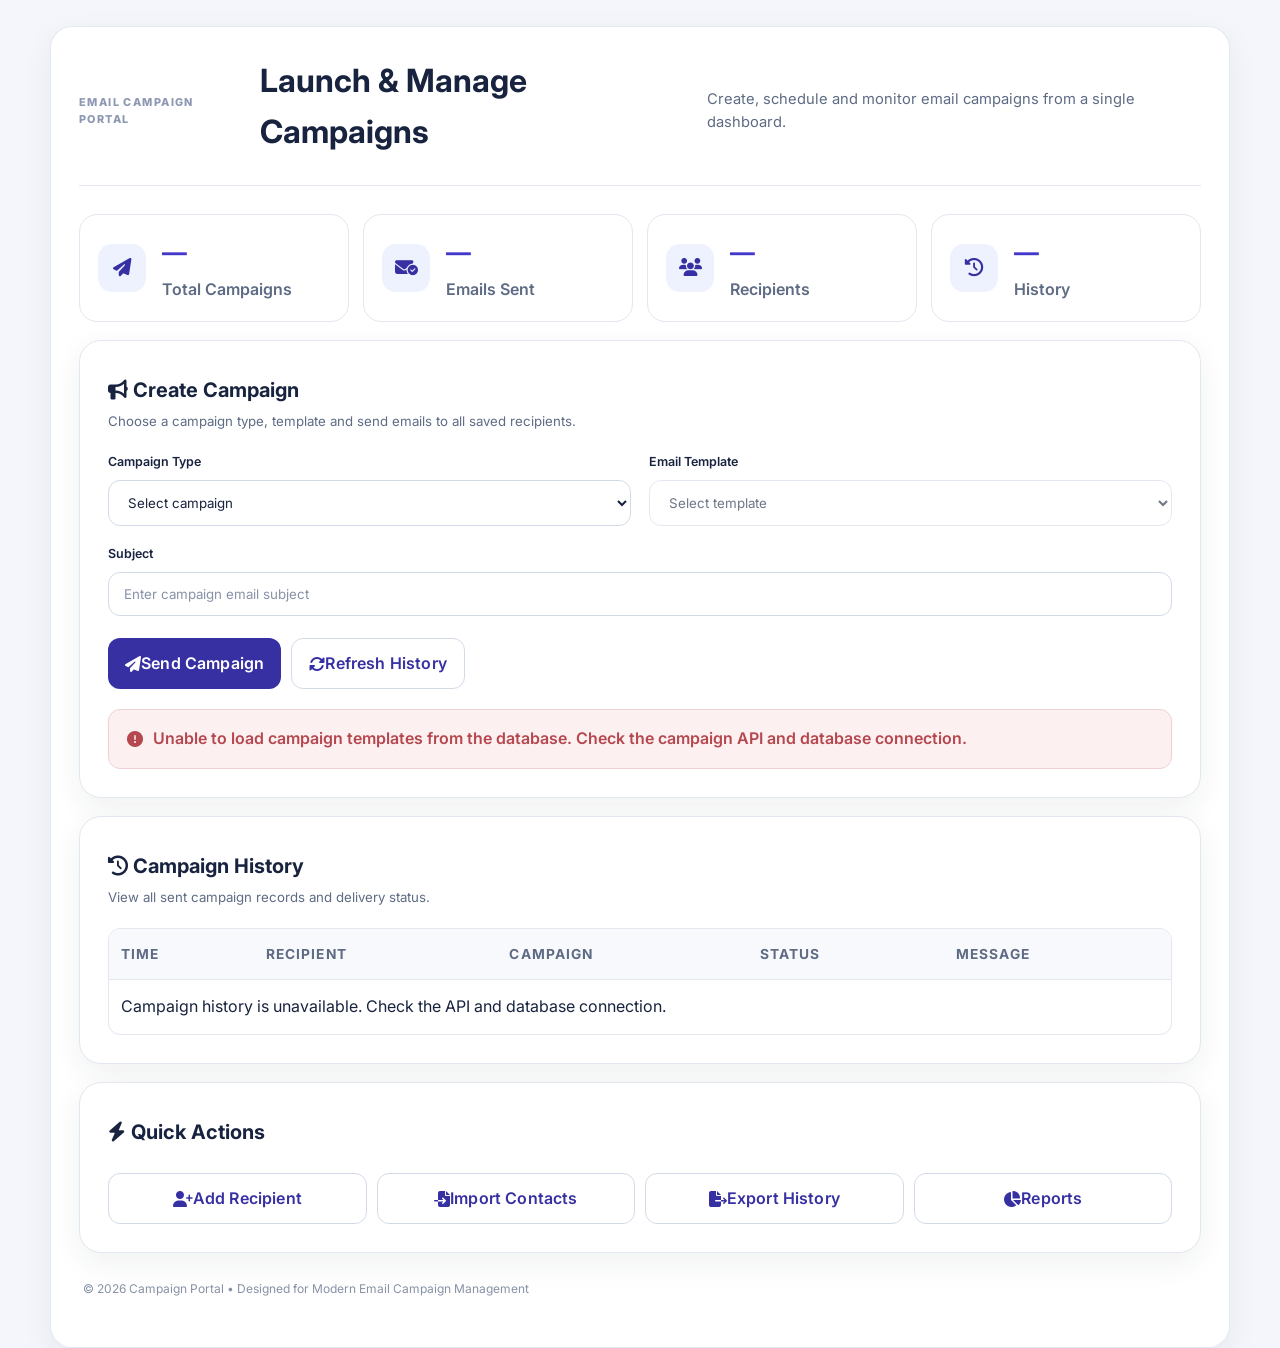
<file: app/index copy.html>
<!DOCTYPE html>
<html lang="en">

<head>
  <meta charset="UTF-8">
  <meta name="viewport" content="width=device-width, initial-scale=1.0">
  <title>Campaign Portal</title>

  <!-- Google Font -->
  <link href="https://fonts.googleapis.com/css2?family=Poppins:wght@300;400;500;600;700&display=swap" rel="stylesheet">

  <!-- Font Awesome -->
  <link rel="stylesheet" href="https://cdnjs.cloudflare.com/ajax/libs/font-awesome/6.7.2/css/all.min.css">

  <!-- Custom Styles -->
  <link rel="stylesheet" href="css/style.css">
</head>

<body class="page-body">

  <!-- Loader -->
  <div class="loader-overlay" id="globalLoader" aria-live="polite">
    <div class="loader"></div>
    <h3>Please wait...</h3>
    <p>Preparing your campaign workspace</p>
  </div>

  <!-- Dashboard Container -->
  <div class="container">

    <!-- Header -->
    <header class="dashboard-header">
      <div class="brand-section">
        <span class="eyebrow">EMAIL CAMPAIGN PORTAL</span>
        <h1>Launch & Manage Campaigns</h1>
        <p class="subtitle">Create, schedule and monitor email campaigns from a single dashboard.</p>
      </div>
    </header>

    <!-- Stats Section -->
    <section class="stats-grid" aria-label="Campaign Statistics">
      <div class="stat-card">
        <div class="stat-icon"><i class="fa-solid fa-paper-plane"></i></div>
        <div>
          <h2 id="campaignCount">0</h2>
          <span>Total Campaigns</span>
        </div>
      </div>
      <div class="stat-card">
        <div class="stat-icon"><i class="fa-solid fa-envelope-circle-check"></i></div>
        <div>
          <h2 id="sentCount">0</h2>
          <span>Emails Sent</span>
        </div>
      </div>
      <div class="stat-card">
        <div class="stat-icon"><i class="fa-solid fa-users"></i></div>
        <div>
          <h2 id="recipientCount">0</h2>
          <span>Recipients</span>
        </div>
      </div>
      <div class="stat-card">
        <div class="stat-icon"><i class="fa-solid fa-clock-rotate-left"></i></div>
        <div>
          <h2 id="historyCount">0</h2>
          <span>History</span>
        </div>
      </div>
    </section>

    <!-- Create Campaign -->
    <section class="card" aria-labelledby="createCampaignTitle">
      <div class="section-title-row">
        <div>
          <h2 id="createCampaignTitle"><i class="fa-solid fa-bullhorn"></i> Create Campaign</h2>
          <p>Choose a campaign type, template and send emails to all saved recipients.</p>
        </div>
      </div>

      <form class="form-grid campaign-grid" id="campaignForm">
        <!-- Campaign Type -->
        <div class="form-group">
          <label class="form-label" for="campaignTypeSelect">Campaign Type</label>
          <select id="campaignTypeSelect" required>
            <option value="">Select Campaign</option>
          </select>
        </div>

        <!-- Template -->
        <div class="form-group">
          <label class="form-label" for="templateSelect">Email Template</label>
          <select id="templateSelect" required>
            <option value="">Select Template</option>
          </select>
        </div>

        <!-- Subject -->
        <div class="form-group full-width">
          <label class="form-label" for="campaignSubject">Subject</label>
          <input type="text" id="campaignSubject" placeholder="Enter campaign email subject" required>
        </div>
      </form>

      <div class="button-row">
        <button class="save-button" id="sendCampaignBtn">
          <i class="fa-solid fa-paper-plane"></i> Send Campaign
        </button>
        <button class="secondary-button" id="refreshHistoryBtn">
          <i class="fa-solid fa-rotate"></i> Refresh History
        </button>
      </div>

      <div class="status-box" id="campaignStatus">
        <i class="fa-solid fa-circle-info"></i> Ready to launch your campaign.
      </div>
    </section>

    <!-- Campaign History -->
    <section class="card" aria-labelledby="campaignHistoryTitle">
      <div class="section-title-row">
        <div>
          <h2 id="campaignHistoryTitle"><i class="fa-solid fa-clock-rotate-left"></i> Campaign History</h2>
          <p>View all sent campaign records and delivery status.</p>
        </div>
      </div>

      <div class="table-wrap">
        <table>
          <thead>
            <tr>
              <th scope="col">Time</th>
              <th scope="col">Recipient</th>
              <th scope="col">Campaign</th>
              <th scope="col">Status</th>
              <th scope="col">Message</th>
            </tr>
          </thead>
          <tbody id="historyTableBody">
            <tr>
              <td colspan="5">Loading campaign history...</td>
            </tr>
          </tbody>
        </table>
      </div>
    </section>

    <!-- Quick Actions -->
    <section class="card" aria-labelledby="quickActionsTitle">
      <div class="section-title-row">
        <h2 id="quickActionsTitle"><i class="fa-solid fa-bolt"></i> Quick Actions</h2>
      </div>
      <div class="quick-actions">
        <button class="secondary-button"><i class="fa-solid fa-user-plus"></i> Add Recipient</button>
        <button class="secondary-button"><i class="fa-solid fa-file-import"></i> Import Contacts</button>
        <button class="secondary-button"><i class="fa-solid fa-file-export"></i> Export History</button>
        <button class="secondary-button"><i class="fa-solid fa-chart-pie"></i> Reports</button>
      </div>
    </section>

    <!-- Footer -->
    <footer class="footer">
      <p>© 2026 Campaign Portal • Designed for Modern Email Campaign Management</p>
    </footer>
  </div>

  <!-- Scripts -->
  <script src="js/data-store.js"></script>
  <script src="js/ui.js"></script>
  <!-- <script src="js/menu.js"></script> -->
  <script src="js/dashboard-stats.js"></script>
  <script src="js/campaign.js"></script>
</body>

</html>
</file>
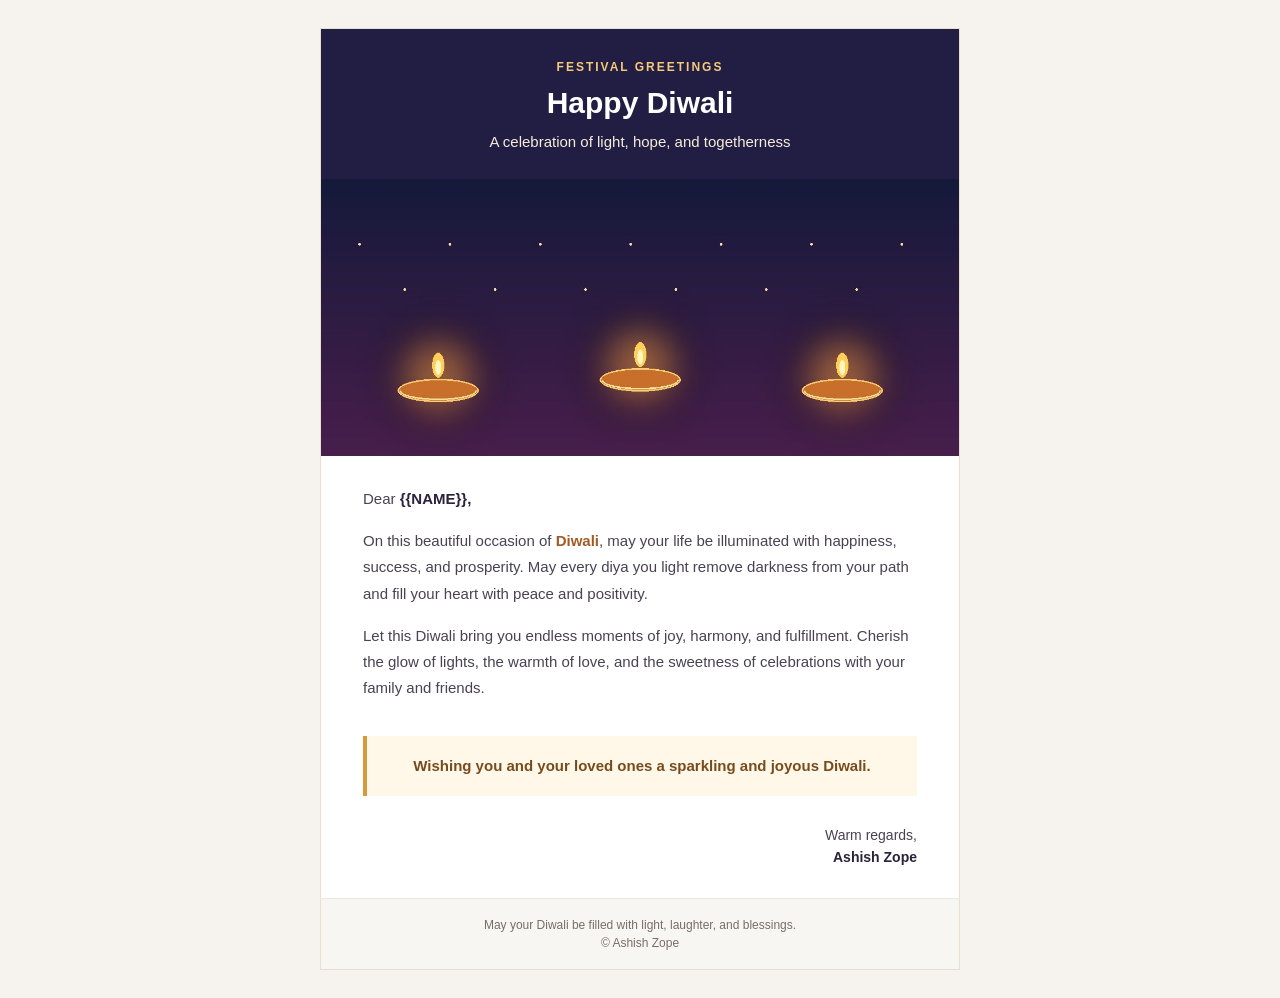
<file: Templates/Diwali.html>
<!doctype html>
<html lang="en">
<head>
  <meta charset="utf-8">
  <meta name="viewport" content="width=device-width,initial-scale=1">
  <meta name="x-apple-disable-message-reformatting">
  <title>Happy Diwali</title>
  <style>
    body { margin:0; padding:0; background:#f6f3ee; -webkit-text-size-adjust:100%; }
    table { border-collapse:collapse; }
    @media only screen and (max-width:600px) {
      .container { width:100% !important; }
      .mobile-padding { padding-left:22px !important; padding-right:22px !important; }
    }
  </style>
</head>
<body style="margin:0;padding:0;background:#f6f3ee;font-family:Arial,Helvetica,sans-serif;color:#29233b;">
  <table role="presentation" width="100%" cellpadding="0" cellspacing="0" border="0" style="background:#f6f3ee;">
    <tr>
      <td align="center" style="padding:28px 12px;">
        <table class="container" role="presentation" width="640" cellpadding="0" cellspacing="0" border="0"
          style="width:100%;max-width:640px;background:#ffffff;border:1px solid #e8dfd0;">
          <tr>
            <td align="center" style="padding:30px 24px 26px;background:#211d43;color:#ffffff;">
              <p style="margin:0 0 9px;color:#f5ca79;font-size:12px;line-height:1.4;font-weight:700;letter-spacing:2px;">FESTIVAL GREETINGS</p>
              <h1 style="margin:0;font-size:30px;line-height:1.2;font-weight:700;">Happy Diwali</h1>
              <p style="margin:10px 0 0;color:#f6eddb;font-size:15px;line-height:1.5;">A celebration of light, hope, and togetherness</p>
            </td>
          </tr>
          <tr>
            <td style="padding:0;">
              <img src="../assets/images/diwali-banner.jpg" alt="Warmly glowing diyas and festive lights for Diwali"
                width="640" style="display:block;width:100%;max-width:640px;height:auto;border:0;">
            </td>
          </tr>
          <tr>
            <td class="mobile-padding" style="padding:30px 42px 10px;font-size:15px;line-height:1.75;color:#484253;">
              <p style="margin:0 0 16px;">Dear <strong style="color:#29233b;">{{NAME}},</strong></p>
              <p style="margin:0 0 16px;">On this beautiful occasion of <strong style="color:#a45a24;">Diwali</strong>, may your life be illuminated with happiness, success, and prosperity. May every diya you light remove darkness from your path and fill your heart with peace and positivity.</p>
              <p style="margin:0 0 16px;">Let this Diwali bring you endless moments of joy, harmony, and fulfillment. Cherish the glow of lights, the warmth of love, and the sweetness of celebrations with your family and friends.</p>
            </td>
          </tr>
          <tr>
            <td class="mobile-padding" style="padding:8px 42px 28px;">
              <table role="presentation" width="100%" cellpadding="0" cellspacing="0" border="0" style="background:#fff8e9;border-left:4px solid #d59a3a;">
                <tr>
                  <td align="center" style="padding:18px 20px;color:#784b1d;font-size:15px;line-height:1.6;font-weight:700;">Wishing you and your loved ones a sparkling and joyous Diwali.</td>
                </tr>
              </table>
            </td>
          </tr>
          <tr>
            <td class="mobile-padding" style="padding:0 42px 30px;text-align:right;font-size:14px;line-height:1.6;color:#484253;">
              Warm regards,<br><strong style="color:#29233b;">Ashish Zope</strong>
            </td>
          </tr>
          <tr>
            <td align="center" style="padding:17px 20px;background:#f8f6f2;border-top:1px solid #eee8df;color:#776f67;font-size:12px;line-height:1.5;">
              May your Diwali be filled with light, laughter, and blessings.<br>© Ashish Zope
            </td>
          </tr>
        </table>
      </td>
    </tr>
  </table>
</body>
</html>
</file>
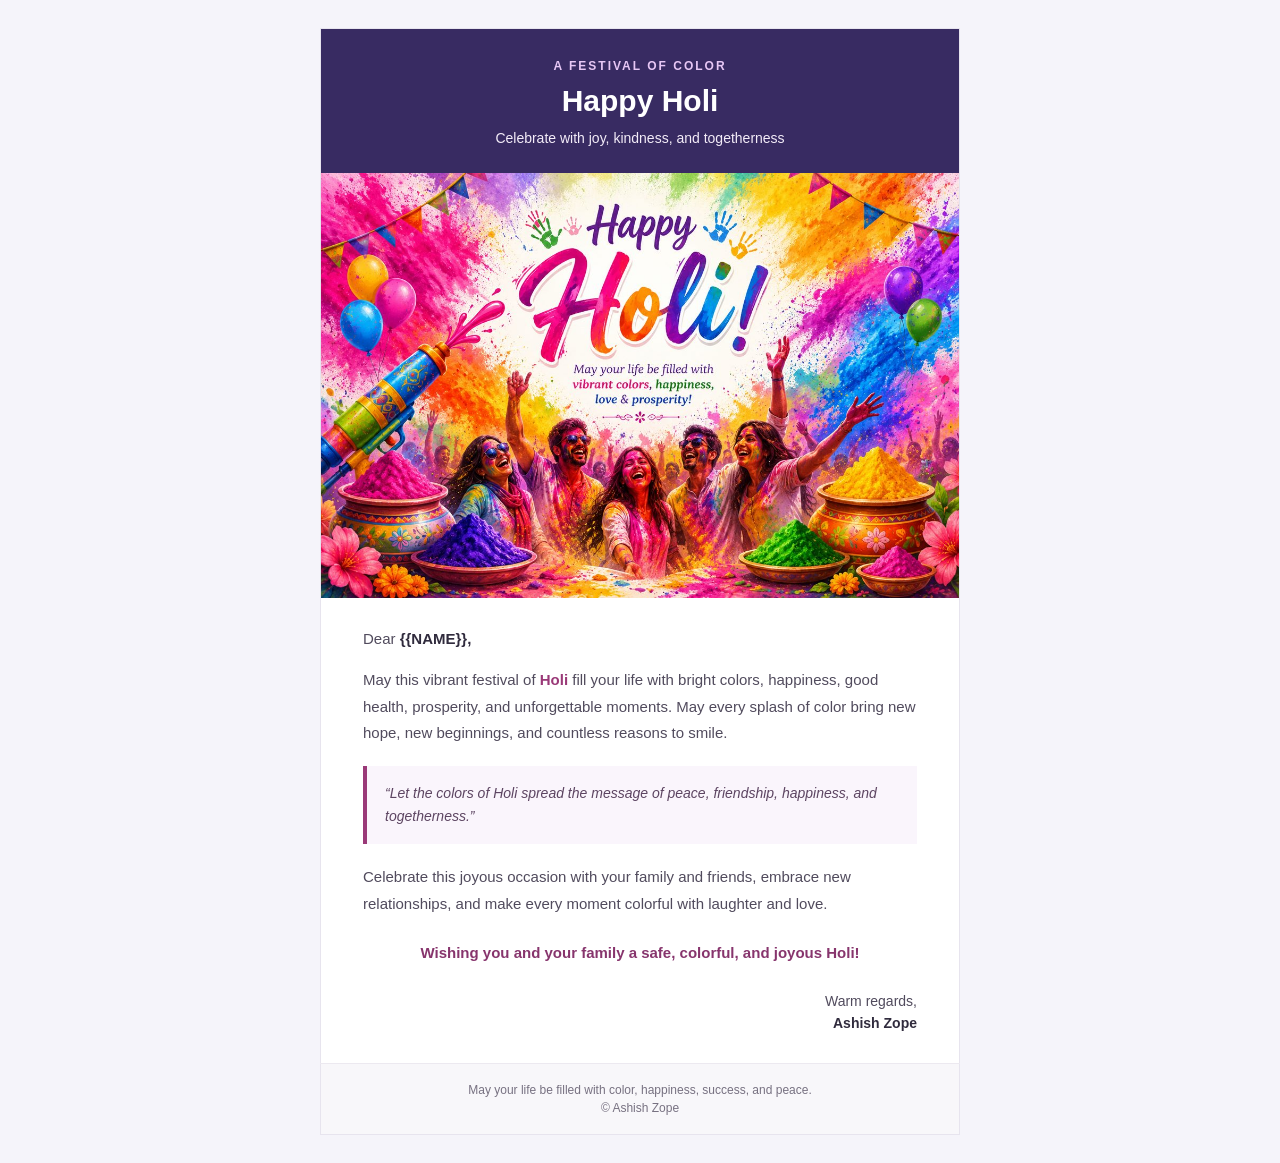
<file: Templates/Holi.html>
<!doctype html>
<html lang="en">
<head>
  <meta charset="utf-8">
  <meta name="viewport" content="width=device-width,initial-scale=1">
  <meta name="x-apple-disable-message-reformatting">
  <title>Happy Holi</title>
  <style>
    body { margin:0; padding:0; background:#f5f4fa; -webkit-text-size-adjust:100%; }
    table { border-collapse:collapse; }
    @media only screen and (max-width:600px) {
      .container { width:100% !important; }
      .mobile-padding { padding-left:20px !important; padding-right:20px !important; }
    }
  </style>
</head>
<body style="margin:0;padding:0;background:#f5f4fa;font-family:Arial,Helvetica,sans-serif;color:#302b3d;">
  <table role="presentation" width="100%" cellpadding="0" cellspacing="0" border="0" style="background:#f5f4fa;">
    <tr>
      <td align="center" style="padding:28px 12px;">
        <table class="container" role="presentation" width="640" cellpadding="0" cellspacing="0" border="0" style="width:100%;max-width:640px;background:#ffffff;border:1px solid #e7e4ee;">
          <tr>
            <td align="center" style="padding:29px 22px 24px;background:#382b62;color:#ffffff;">
              <p style="margin:0 0 8px;color:#e7c7f5;font-size:12px;line-height:1.4;font-weight:700;letter-spacing:2px;">A FESTIVAL OF COLOR</p>
              <h1 style="margin:0;font-size:30px;line-height:1.2;font-weight:700;">Happy Holi</h1>
              <p style="margin:9px 0 0;color:#f3ecf8;font-size:14px;line-height:1.5;">Celebrate with joy, kindness, and togetherness</p>
            </td>
          </tr>
          <tr>
            <td style="padding:0;">
              <img src="../assets/images/holi-banner.jpg" alt="Friends celebrating Holi with colorful powder and festive decorations"
                width="640" style="display:block;width:100%;max-width:640px;height:auto;border:0;">
            </td>
          </tr>
          <tr>
            <td class="mobile-padding" style="padding:28px 42px 8px;font-size:15px;line-height:1.75;color:#514b5d;">
              <p style="margin:0 0 15px;">Dear <strong style="color:#302b3d;">{{NAME}},</strong></p>
              <p style="margin:0 0 15px;">May this vibrant festival of <strong style="color:#9a3978;">Holi</strong> fill your life with bright colors, happiness, good health, prosperity, and unforgettable moments. May every splash of color bring new hope, new beginnings, and countless reasons to smile.</p>
              <table role="presentation" width="100%" cellpadding="0" cellspacing="0" border="0" style="margin:20px 0;background:#faf5fc;border-left:4px solid #9a3978;">
                <tr><td style="padding:16px 18px;color:#5d4562;font-size:14px;line-height:1.65;font-style:italic;">“Let the colors of Holi spread the message of peace, friendship, happiness, and togetherness.”</td></tr>
              </table>
              <p style="margin:0 0 16px;">Celebrate this joyous occasion with your family and friends, embrace new relationships, and make every moment colorful with laughter and love.</p>
            </td>
          </tr>
          <tr>
            <td class="mobile-padding" align="center" style="padding:0 42px 25px;color:#87356d;font-size:15px;line-height:1.6;font-weight:700;">Wishing you and your family a safe, colorful, and joyous Holi!</td>
          </tr>
          <tr>
            <td class="mobile-padding" style="padding:0 42px 28px;text-align:right;color:#514b5d;font-size:14px;line-height:1.6;">Warm regards,<br><strong style="color:#302b3d;">Ashish Zope</strong></td>
          </tr>
          <tr>
            <td align="center" style="padding:17px 20px;background:#f8f7fa;border-top:1px solid #ece9f0;color:#777181;font-size:12px;line-height:1.5;">
              May your life be filled with color, happiness, success, and peace.<br>© Ashish Zope
            </td>
          </tr>
        </table>
      </td>
    </tr>
  </table>
</body>
</html>
</file>
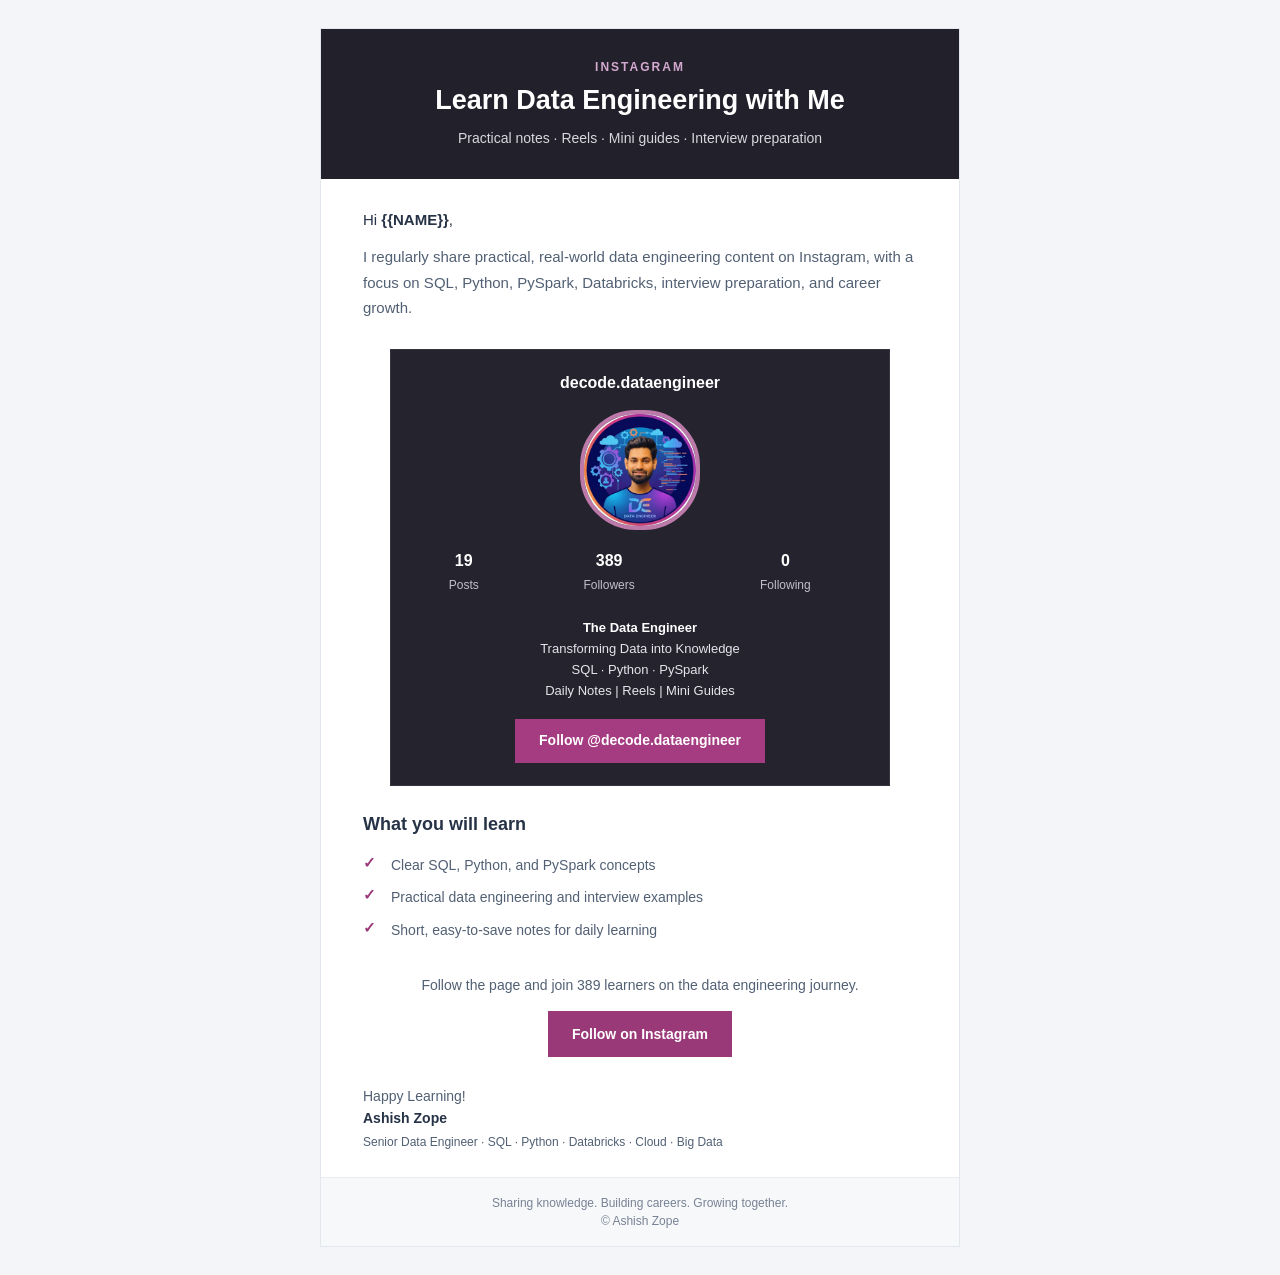
<file: Templates/Instagram.html>
<!doctype html>
<html lang="en">
<head>
  <meta charset="utf-8">
  <meta name="viewport" content="width=device-width,initial-scale=1">
  <meta name="x-apple-disable-message-reformatting">
  <title>Follow decode.dataengineer on Instagram</title>
  <style>
    body { margin:0; padding:0; background:#f3f5f8; -webkit-text-size-adjust:100%; }
    table { border-collapse:collapse; }
    @media only screen and (max-width:600px) {
      .container { width:100% !important; }
      .mobile-padding { padding-left:20px !important; padding-right:20px !important; }
      .profile-card { width:100% !important; }
      .mobile-button { display:block !important; }
    }
  </style>
</head>
<body style="margin:0;padding:0;background:#f3f5f8;font-family:Arial,Helvetica,sans-serif;color:#263246;">
  <table role="presentation" width="100%" cellpadding="0" cellspacing="0" border="0" style="background:#f3f5f8;">
    <tr>
      <td align="center" style="padding:28px 12px;">
        <table class="container" role="presentation" width="640" cellpadding="0" cellspacing="0" border="0" style="width:100%;max-width:640px;background:#ffffff;border:1px solid #e2e7ee;">
          <tr>
            <td align="center" style="padding:30px 24px;background:#22202a;color:#ffffff;">
              <p style="margin:0 0 8px;color:#d4a9cf;font-size:12px;line-height:1.4;font-weight:700;letter-spacing:2px;">INSTAGRAM</p>
              <h1 style="margin:0;font-size:27px;line-height:1.25;font-weight:700;">Learn Data Engineering with Me</h1>
              <p style="margin:9px 0 0;color:#d8d6df;font-size:14px;line-height:1.6;">Practical notes · Reels · Mini guides · Interview preparation</p>
            </td>
          </tr>
          <tr>
            <td class="mobile-padding" style="padding:28px 42px 18px;font-size:15px;line-height:1.7;color:#526074;">
              <p style="margin:0 0 12px;color:#263246;">Hi <strong>{{NAME}}</strong>,</p>
              <p style="margin:0;">I regularly share practical, real-world data engineering content on Instagram, with a focus on SQL, Python, PySpark, Databricks, interview preparation, and career growth.</p>
            </td>
          </tr>
          <tr>
            <td align="center" style="padding:10px 24px 26px;">
              <table class="profile-card" role="presentation" width="500" cellpadding="0" cellspacing="0" border="0" style="width:100%;max-width:500px;background:#25232d;border:1px solid #37343f;">
                <tr>
                  <td align="center" style="padding:22px 20px 12px;">
                    <a href="https://www.instagram.com/decode.dataengineer/" target="_blank" style="color:#ffffff;font-size:16px;line-height:1.4;font-weight:700;text-decoration:none;">decode.dataengineer</a>
                  </td>
                </tr>
                <tr>
                  <td align="center" style="padding:4px 18px 12px;">
                    <img src="../assets/images/instagram-profile.jpg" alt="Profile image for decode.dataengineer" width="112" height="112" style="display:block;width:112px;height:112px;border:4px solid #bd79aa;border-radius:56px;">
                  </td>
                </tr>
                <tr>
                  <td align="center" style="padding:0 16px 15px;">
                    <table role="presentation" width="100%" cellpadding="0" cellspacing="0" border="0">
                      <tr>
                        <td align="center" style="padding:8px 4px;color:#ffffff;font-size:16px;line-height:1.4;font-weight:700;">19<br><span style="color:#c3bfcb;font-size:12px;font-weight:400;">Posts</span></td>
                        <td align="center" style="padding:8px 4px;color:#ffffff;font-size:16px;line-height:1.4;font-weight:700;">389<br><span style="color:#c3bfcb;font-size:12px;font-weight:400;">Followers</span></td>
                        <td align="center" style="padding:8px 4px;color:#ffffff;font-size:16px;line-height:1.4;font-weight:700;">0<br><span style="color:#c3bfcb;font-size:12px;font-weight:400;">Following</span></td>
                      </tr>
                    </table>
                  </td>
                </tr>
                <tr>
                  <td align="center" style="padding:0 22px 18px;color:#e6e3eb;font-size:13px;line-height:1.6;">
                    <strong style="color:#ffffff;">The Data Engineer</strong><br>
                    Transforming Data into Knowledge<br>SQL · Python · PySpark<br>Daily Notes | Reels | Mini Guides
                  </td>
                </tr>
                <tr>
                  <td align="center" style="padding:0 22px 22px;">
                    <a class="mobile-button" href="https://www.instagram.com/decode.dataengineer/" target="_blank" style="display:inline-block;padding:12px 24px;background:#a53c81;color:#ffffff;font-size:14px;line-height:1.4;font-weight:700;text-decoration:none;">Follow @decode.dataengineer</a>
                  </td>
                </tr>
              </table>
            </td>
          </tr>
          <tr>
            <td class="mobile-padding" style="padding:0 42px 20px;">
              <p style="margin:0 0 12px;color:#263246;font-size:18px;line-height:1.4;font-weight:700;">What you will learn</p>
              <table role="presentation" width="100%" cellpadding="0" cellspacing="0" border="0">
                <tr><td width="28" valign="top" style="padding:5px 0;color:#9a3978;font-size:15px;font-weight:700;">&#10003;</td><td style="padding:5px 0;color:#526074;font-size:14px;line-height:1.6;">Clear SQL, Python, and PySpark concepts</td></tr>
                <tr><td width="28" valign="top" style="padding:5px 0;color:#9a3978;font-size:15px;font-weight:700;">&#10003;</td><td style="padding:5px 0;color:#526074;font-size:14px;line-height:1.6;">Practical data engineering and interview examples</td></tr>
                <tr><td width="28" valign="top" style="padding:5px 0;color:#9a3978;font-size:15px;font-weight:700;">&#10003;</td><td style="padding:5px 0;color:#526074;font-size:14px;line-height:1.6;">Short, easy-to-save notes for daily learning</td></tr>
              </table>
            </td>
          </tr>
          <tr>
            <td align="center" style="padding:8px 28px 28px;color:#526074;font-size:14px;line-height:1.6;">
              Follow the page and join 389 learners on the data engineering journey.<br>
              <a href="https://www.instagram.com/decode.dataengineer/" target="_blank" style="display:inline-block;margin-top:14px;padding:12px 24px;background:#9a3978;color:#ffffff;font-weight:700;text-decoration:none;">Follow on Instagram</a>
            </td>
          </tr>
          <tr>
            <td class="mobile-padding" style="padding:0 42px 25px;color:#526074;font-size:14px;line-height:1.6;">
              Happy Learning!<br><strong style="color:#263246;">Ashish Zope</strong><br><span style="font-size:12px;">Senior Data Engineer · SQL · Python · Databricks · Cloud · Big Data</span>
            </td>
          </tr>
          <tr>
            <td align="center" style="padding:16px 20px;background:#f7f8fa;border-top:1px solid #e8ebf0;color:#778294;font-size:12px;line-height:1.5;">
              Sharing knowledge. Building careers. Growing together.<br>© Ashish Zope
            </td>
          </tr>
        </table>
      </td>
    </tr>
  </table>
</body>
</html>
</file>
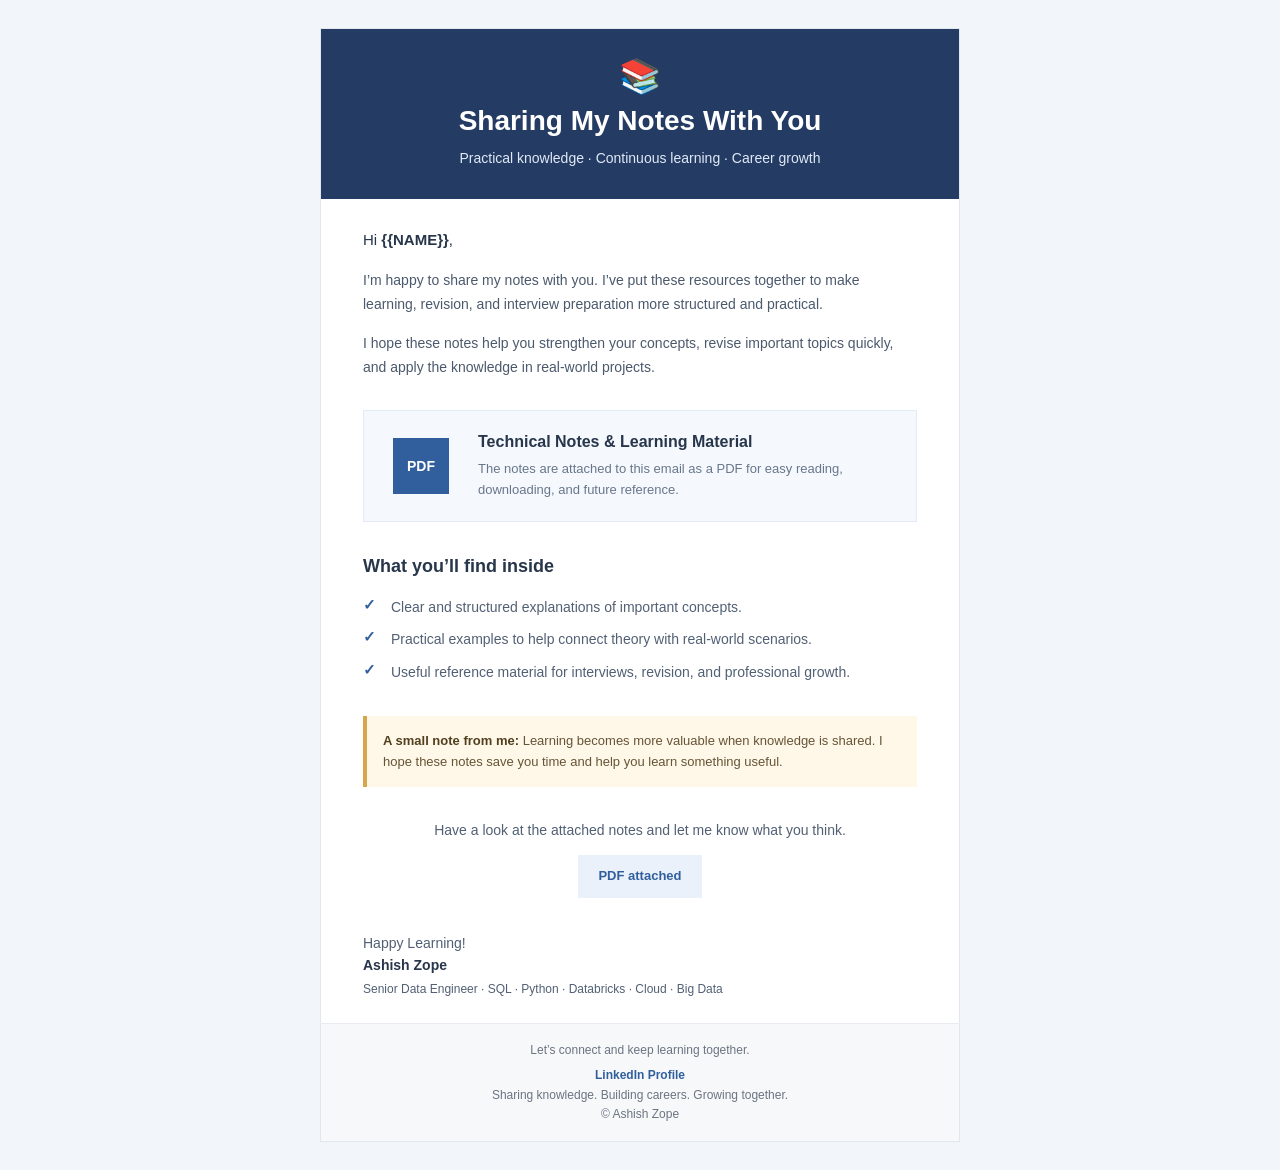
<file: Templates/LinkdinStudyNotes.html>
<!doctype html>
<html lang="en">
<head>
  <meta charset="utf-8">
  <meta name="viewport" content="width=device-width,initial-scale=1">
  <meta name="x-apple-disable-message-reformatting">
  <title>Sharing My Notes With You</title>
  <style>
    body { margin:0; padding:0; background:#f2f5f9; -webkit-text-size-adjust:100%; }
    table { border-collapse:collapse; }
    @media only screen and (max-width:600px) {
      .container { width:100% !important; }
      .mobile-padding { padding-left:20px !important; padding-right:20px !important; }
    }
  </style>
</head>
<body style="margin:0;padding:0;background:#f2f5f9;font-family:Arial,Helvetica,sans-serif;color:#27364a;">
  <table role="presentation" width="100%" cellpadding="0" cellspacing="0" border="0" style="background:#f2f5f9;">
    <tr>
      <td align="center" style="padding:28px 12px;">
        <table class="container" role="presentation" width="640" cellpadding="0" cellspacing="0" border="0" style="width:100%;max-width:640px;background:#ffffff;border:1px solid #e1e7ef;">
          <tr>
            <td align="center" style="padding:30px 24px;background:#243b63;color:#ffffff;">
              <p style="margin:0 0 10px;font-size:34px;line-height:1;">&#128218;</p>
              <h1 style="margin:0;font-size:28px;line-height:1.25;font-weight:700;">Sharing My Notes With You</h1>
              <p style="margin:9px 0 0;color:#e0e9f7;font-size:14px;line-height:1.6;">Practical knowledge · Continuous learning · Career growth</p>
            </td>
          </tr>
          <tr>
            <td class="mobile-padding" style="padding:28px 42px 12px;color:#4b596c;font-size:14px;line-height:1.75;">
              <p style="margin:0 0 14px;color:#27364a;font-size:15px;">Hi <strong>{{NAME}}</strong>,</p>
              <p style="margin:0 0 14px;">I’m happy to share my notes with you. I’ve put these resources together to make learning, revision, and interview preparation more structured and practical.</p>
              <p style="margin:0;">I hope these notes help you strengthen your concepts, revise important topics quickly, and apply the knowledge in real-world projects.</p>
            </td>
          </tr>
          <tr>
            <td class="mobile-padding" style="padding:18px 42px 8px;">
              <table role="presentation" width="100%" cellpadding="0" cellspacing="0" border="0" style="background:#f5f8fd;border:1px solid #e2eaf5;">
                <tr>
                  <td width="82" align="center" valign="middle" style="padding:20px 8px 20px 16px;">
                    <table role="presentation" width="56" height="56" cellpadding="0" cellspacing="0" border="0" style="background:#315f9e;"><tr><td align="center" valign="middle" style="color:#ffffff;font-size:14px;font-weight:700;">PDF</td></tr></table>
                  </td>
                  <td valign="middle" style="padding:20px 18px 20px 8px;">
                    <p style="margin:0 0 6px;color:#27364a;font-size:16px;line-height:1.4;font-weight:700;">Technical Notes &amp; Learning Material</p>
                    <p style="margin:0;color:#68778b;font-size:13px;line-height:1.6;">The notes are attached to this email as a PDF for easy reading, downloading, and future reference.</p>
                  </td>
                </tr>
              </table>
            </td>
          </tr>
          <tr>
            <td class="mobile-padding" style="padding:24px 42px 8px;">
              <p style="margin:0 0 12px;color:#27364a;font-size:18px;line-height:1.4;font-weight:700;">What you’ll find inside</p>
              <table role="presentation" width="100%" cellpadding="0" cellspacing="0" border="0">
                <tr><td width="28" valign="top" style="padding:5px 0;color:#315f9e;font-size:15px;font-weight:700;">&#10003;</td><td style="padding:5px 0;color:#526074;font-size:14px;line-height:1.6;">Clear and structured explanations of important concepts.</td></tr>
                <tr><td width="28" valign="top" style="padding:5px 0;color:#315f9e;font-size:15px;font-weight:700;">&#10003;</td><td style="padding:5px 0;color:#526074;font-size:14px;line-height:1.6;">Practical examples to help connect theory with real-world scenarios.</td></tr>
                <tr><td width="28" valign="top" style="padding:5px 0;color:#315f9e;font-size:15px;font-weight:700;">&#10003;</td><td style="padding:5px 0;color:#526074;font-size:14px;line-height:1.6;">Useful reference material for interviews, revision, and professional growth.</td></tr>
              </table>
            </td>
          </tr>
          <tr>
            <td class="mobile-padding" style="padding:20px 42px 8px;">
              <table role="presentation" width="100%" cellpadding="0" cellspacing="0" border="0" style="background:#fff8e9;border-left:4px solid #d6a64c;">
                <tr><td style="padding:14px 16px;color:#665435;font-size:13px;line-height:1.65;"><strong style="color:#51401f;">A small note from me:</strong> Learning becomes more valuable when knowledge is shared. I hope these notes save you time and help you learn something useful.</td></tr>
              </table>
            </td>
          </tr>
          <tr>
            <td align="center" style="padding:24px 28px 18px;color:#526074;font-size:14px;line-height:1.6;">
              Have a look at the attached notes and let me know what you think.<br>
              <span style="display:inline-block;margin-top:14px;padding:11px 20px;background:#eaf1fa;color:#315f9e;font-size:13px;font-weight:700;">PDF attached</span>
            </td>
          </tr>
          <tr>
            <td class="mobile-padding" style="padding:16px 42px 24px;color:#526074;font-size:14px;line-height:1.6;">
              Happy Learning!<br><strong style="color:#27364a;">Ashish Zope</strong><br><span style="font-size:12px;">Senior Data Engineer · SQL · Python · Databricks · Cloud · Big Data</span>
            </td>
          </tr>
          <tr>
            <td align="center" style="padding:17px 20px;background:#f7f8fa;border-top:1px solid #e8ebf0;color:#6b7482;font-size:12px;line-height:1.6;">
              Let’s connect and keep learning together.<br>
              <a href="https://www.linkedin.com/in/ashish-zope-627628169" target="_blank" style="display:inline-block;margin-top:6px;color:#315f9e;font-weight:700;text-decoration:none;">LinkedIn Profile</a><br>
              Sharing knowledge. Building careers. Growing together.<br>© Ashish Zope
            </td>
          </tr>
        </table>
      </td>
    </tr>
  </table>
</body>
</html>
</file>
<file: app/css/style.css>
@import url('https://fonts.googleapis.com/css2?family=Inter:wght@400;500;600;700;800&display=swap');

* {
    margin: 0;
    padding: 0;
    box-sizing: border-box;
    font-family: 'Inter', 'Segoe UI', 'Helvetica Neue', Arial, sans-serif;
}

:root {
    color-scheme: light;
    --bg: #f4f6fb;
    --surface: #ffffff;
    --surface-soft: #f8f9fd;
    --border: #e3e7f0;
    --border-strong: #d3dae7;
    --primary: #3730a3;
    --primary-hover: #2f2a82;
    --secondary: #6d28d9;
    --accent: #4338ca;
    --accent-blue: #2563eb;
    --accent-soft: #eef2ff;
    --success: #147d58;
    --success-soft: #eaf7f0;
    --warning: #9a6416;
    --warning-soft: #fff5e5;
    --error: #b5474f;
    --error-soft: #fdf0f0;
    --sidebar-bg: #171a36;
    --text-primary: #18233f;
    --text-secondary: #5e6b84;
    --muted: #8792a6;
    --shadow: 0 10px 30px rgba(30, 41, 59, 0.065);
    --shadow-raised: 0 16px 38px rgba(30, 41, 59, 0.10);
    --radius-sm: 8px;
    --radius-md: 12px;
    --radius-lg: 18px;
    --radius-xl: 22px;
    --ease-standard: cubic-bezier(.2, .7, .2, 1);
}

html,
body {
    min-height: 100%;
    background: var(--bg);
    color: var(--text-primary);
}

body {
    line-height: 1.6;
    -webkit-font-smoothing: antialiased;
    -moz-osx-font-smoothing: grayscale;
}

a,
button {
    font: inherit;
}

img {
    max-width: 100%;
    display: block;
}

.container {
    width: min(100%, 1180px);
    margin: 26px auto;
    padding: 28px;
    border-radius: var(--radius-xl);
    background: rgba(255, 255, 255, 0.98);
    border: 1px solid rgba(226, 232, 240, 0.9);
    box-shadow: var(--shadow);
}

.auth-grid,
.study-grid {
    display: grid;
    gap: 28px;
}

.auth-grid {
    grid-template-columns: 1.15fr 0.85fr;
    min-height: calc(100vh - 56px);
    align-items: center;
}

.auth-panel {
    border-radius: var(--radius-xl);
    padding: 42px;
    background: linear-gradient(180deg, var(--primary) 0%, #27245b 100%);
    color: #ffffff;
    box-shadow: var(--shadow-raised);
}

.auth-panel h1 {
    font-size: clamp(2.4rem, 3.5vw, 3.2rem);
    line-height: 1.03;
    margin-top: 20px;
}

.auth-panel p {
    margin-top: 18px;
    max-width: 520px;
    color: rgba(255, 255, 255, 0.88);
    font-size: 1.03rem;
}

.hero-badge {
    display: inline-flex;
    align-items: center;
    padding: 10px 18px;
    border-radius: 999px;
    background: rgba(255, 255, 255, 0.16);
    color: #ffffff;
    text-transform: uppercase;
    letter-spacing: 0.12em;
    font-size: 0.78rem;
    font-weight: 700;
}

.hero-features {
    display: grid;
    grid-template-columns: repeat(3, minmax(140px, 1fr));
    gap: 18px;
    margin-top: 32px;
}

.hero-features div {
    padding: 22px;
    border-radius: 22px;
    background: rgba(255, 255, 255, 0.12);
    border: 1px solid rgba(255, 255, 255, 0.16);
}

.hero-features strong {
    display: block;
    margin-bottom: 10px;
    font-size: 1rem;
}

.hero-features span {
    color: rgba(255, 255, 255, 0.88);
    line-height: 1.8;
}

.auth-card,
.card,
.study-sidebar,
.study-content {
    border-radius: var(--radius-xl);
    padding: 28px;
    background: var(--surface);
    border: 1px solid var(--border);
    box-shadow: var(--shadow);
}

.auth-card-header h2,
.card h2,
.sidebar-header h2,
.study-toolbar {
    margin-bottom: 14px;
}

.auth-card-header p,
.subtitle,
.card p,
.item-card p,
.address-summary p,
.profile-summary p,
.section-title,
.note-description,
.video-card p,
.sidebar-header p {
    color: var(--text-secondary);
}

input,
textarea,
select {
    width: 100%;
    padding: 16px 18px;
    margin-top: 14px;
    border-radius: var(--radius-md);
    border: 1px solid var(--border-strong);
    background: var(--surface-soft);
    color: var(--text-primary);
    outline: none;
    transition: border-color 0.18s ease, box-shadow 0.18s ease, background-color 0.18s ease;
}

select {
    cursor: pointer;
}

input::placeholder,
textarea::placeholder {
    color: var(--muted);
    opacity: 1;
}

input:focus,
textarea:focus,
select:focus {
    border-color: var(--accent-blue);
    background: var(--surface);
    box-shadow: 0 0 0 3px rgba(37, 99, 235, 0.12);
}

input[type="checkbox"],
input[type="radio"] {
    width: 1rem;
    height: 1rem;
    margin: 0;
    padding: 0;
    accent-color: var(--primary);
    vertical-align: middle;
}

input[type="file"]::file-selector-button {
    margin-right: 12px;
    padding: 8px 12px;
    border: 1px solid var(--border-strong);
    border-radius: var(--radius-sm);
    background: var(--surface);
    color: var(--primary);
    font: inherit;
    font-weight: 600;
    cursor: pointer;
    transition: background-color 0.18s ease, border-color 0.18s ease;
}

input[type="file"]::file-selector-button:hover {
    border-color: #c9d2f7;
    background: var(--accent-soft);
}

.primary-button,
.save-button,
.logout-button,
.secondary-button,
.primary-action,
button,
.study-link {
    display: inline-flex;
    align-items: center;
    justify-content: center;
    width: 100%;
    padding: 15px 20px;
    margin-top: 22px;
    border-radius: var(--radius-md);
    border: none;
    background: var(--primary);
    color: #ffffff;
    cursor: pointer;
    font-weight: 600;
    letter-spacing: 0.01em;
    transition: transform 0.16s var(--ease-standard), background-color 0.18s ease, border-color 0.18s ease, color 0.18s ease, box-shadow 0.18s ease;
}

button:not(:disabled):hover,
.study-link:hover {
    transform: translateY(-1px);
    box-shadow: 0 8px 18px rgba(49, 46, 129, 0.16);
}

.primary-button:not(:disabled):hover,
.save-button:not(:disabled):hover,
.logout-button:not(:disabled):hover,
.primary-action:not(:disabled):hover {
    background: var(--primary-hover);
    color: #fff;
}

.secondary-button:not(:disabled):hover {
    background: var(--accent-soft);
    border-color: #c9d2f7;
    color: var(--primary);
    box-shadow: none;
    transform: none;
}

button:focus-visible,
.study-link:focus-visible,
a:focus-visible,
input:focus-visible,
textarea:focus-visible,
select:focus-visible {
    outline: 3px solid rgba(37, 99, 235, 0.38);
    outline-offset: 2px;
}

button:disabled,
input:disabled,
textarea:disabled,
select:disabled {
    cursor: not-allowed;
    opacity: 0.62;
    box-shadow: none;
    transform: none;
}

.study-link {
    width: 100%;
    padding: 18px 20px;
    margin: 0;
    justify-content: space-between;
    text-align: left;
    gap: 12px;
    background: var(--surface-soft);
    border: 1px solid var(--border);
    color: var(--text-primary);
}

.primary-action {
    width: auto;
    padding: 12px 18px;
    margin: 0;
    background: var(--primary);
    box-shadow: 0 7px 16px rgba(55, 48, 163, 0.18);
}

.secondary-button {
    width: auto;
    padding: 12px 16px;
    margin: 0;
    background: var(--surface-soft);
    color: var(--primary);
    border: 1px solid var(--border);
}

.form-grid {
    display: grid;
    gap: 18px;
}

.campaign-grid {
    grid-template-columns: repeat(2, minmax(220px, 1fr));
    align-items: end;
    margin-top: 20px;
}

.form-label {
    display: block;
    margin-top: 6px;
    font-size: 0.9rem;
    font-weight: 700;
    color: var(--text-secondary);
}

.status-box {
    display: flex;
    align-items: center;
    gap: 10px;
    margin-top: 20px;
    padding: 16px 18px;
    border-radius: var(--radius-md);
    background: var(--accent-soft);
    border: 1px solid #dce2fb;
    color: var(--accent);
    font-weight: 600;
}

.section-title-row {
    display: flex;
    align-items: center;
    justify-content: space-between;
    gap: 16px;
    margin-bottom: 16px;
}

.dashboard-header {
    display: flex;
    align-items: center;
    justify-content: space-between;
    gap: 18px;
    margin-bottom: 28px;
    padding-bottom: 18px;
    border-bottom: 1px solid var(--border);
}

.brand-section {
    display: flex;
    align-items: center;
    gap: 18px;
}

.brand-logo {
    width: 58px;
    height: 58px;
    display: flex;
    align-items: center;
    justify-content: center;
    border-radius: 18px;
    background: linear-gradient(135deg, var(--primary), var(--accent-blue));
    color: white;
    box-shadow: 0 8px 18px rgba(55, 48, 163, 0.18);
}

.dashboard-actions {
    display: flex;
    align-items: center;
    gap: 12px;
    flex-wrap: wrap;
}

.version-pill {
    display: inline-flex;
    align-items: center;
    padding: 8px 12px;
    border-radius: 999px;
    background: #f3eefe;
    color: var(--secondary);
    font-weight: 700;
    font-size: 0.8rem;
}

.toolbar-row {
    display: flex;
    align-items: center;
    justify-content: space-between;
    gap: 18px;
    flex-wrap: wrap;
    margin: 18px 0 24px;
}

.search-box {
    position: relative;
    flex: 1 1 260px;
}

.search-box i {
    position: absolute;
    left: 18px;
    top: 50%;
    transform: translateY(-50%);
    color: var(--muted);
}

.search-box input {
    padding-left: 46px;
}

.status-filter-group {
    display: flex;
    flex-wrap: wrap;
    gap: 8px;
}

.chip {
    padding: 9px 14px;
    border-radius: 999px;
    border: 1px solid var(--border);
    background: var(--surface-soft);
    color: var(--text-secondary);
    font-weight: 700;
    cursor: pointer;
    transition: color 0.18s ease, background-color 0.18s ease, border-color 0.18s ease;
}

.chip.active {
    background: var(--accent-soft);
    color: var(--accent);
    border-color: #c9d2f7;
}

.chip:not(:disabled):hover {
    background: var(--accent-soft);
    color: var(--primary);
    border-color: #c9d2f7;
    box-shadow: none;
    transform: none;
}

.status-info {
    background: var(--accent-soft);
    border-color: #dce2fb;
    color: var(--text-primary);
}

.status-success {
    background: var(--success-soft);
    border-color: #ccebdc;
    color: var(--success);
}

.status-error {
    background: var(--error-soft);
    border-color: #f0d2d4;
    color: var(--error);
}

.status-badge {
    display: inline-flex;
    align-items: center;
    justify-content: center;
    min-width: 92px;
    padding: 7px 10px;
    border-radius: 999px;
    font-size: 0.74rem;
    font-weight: 800;
    letter-spacing: 0.04em;
    text-transform: uppercase;
}

.status-badge.status-success {
    background: var(--success-soft);
    color: var(--success);
}

.status-badge.status-accepted {
    background: #eaf1ff;
    color: var(--accent-blue);
}

.status-badge.status-failed,
.status-badge.status-error {
    background: var(--error-soft);
    color: var(--error);
}

.status-badge.status-queued,
.status-badge.status-pending {
    background: var(--warning-soft);
    color: var(--warning);
}

.table-wrap {
    overflow-x: auto;
    border: 1px solid var(--border);
    border-radius: var(--radius-md);
    background: var(--surface);
    scrollbar-color: #b7c1d3 transparent;
}

table {
    width: 100%;
    border-collapse: collapse;
    min-width: 640px;
}

th, td {
    padding: 14px 12px;
    border-bottom: 1px solid var(--border);
    text-align: left;
    vertical-align: top;
}

th {
    background: var(--surface-soft);
    color: var(--text-secondary);
    font-size: 0.86rem;
    font-weight: 700;
    text-transform: uppercase;
    letter-spacing: 0.08em;
}

tbody tr {
    transition: background-color 0.16s ease;
}

tbody tr:hover {
    background: #f8f9fd;
}

tbody tr:last-child td {
    border-bottom: 0;
}

.study-link strong {
    display: block;
    font-size: 1rem;
}

.study-link span {
    color: var(--text-secondary);
}

.study-link.active,
.note-card:hover,
.video-card:hover {
    background: var(--accent-soft);
    border-color: #c9d2f7;
}

.study-link:hover {
    color: var(--primary);
    background: var(--accent-soft);
    border-color: #c9d2f7;
}

.file-label {
    display: block;
    width: 100%;
    margin-top: 18px;
    padding: 16px 18px;
    border-radius: 16px;
    background: var(--surface-soft);
    border: 1px dashed var(--border);
    color: var(--text-primary);
    cursor: pointer;
    font-weight: 600;
}

.file-label input {
    display: none;
}

.file-list {
    display: grid;
    gap: 14px;
    margin-top: 18px;
}

.file-item {
    display: flex;
    align-items: center;
    justify-content: space-between;
    gap: 16px;
    padding: 18px;
    border-radius: 18px;
    background: var(--surface-soft);
    border: 1px solid var(--border);
}

.file-item strong {
    display: block;
    color: var(--text-primary);
}

.profile-actions {
    display: grid;
    gap: 16px;
    margin-top: 24px;
}

.separator {
    text-align: center;
    margin: 30px 0 0;
    color: var(--text-secondary);
    font-size: 0.95rem;
}

.auth-links,
.page-nav {
    display: flex;
    flex-wrap: wrap;
    gap: 14px;
    margin-top: 20px;
}

.auth-links a,
.nav-link {
    color: var(--accent);
    text-decoration: none;
    font-weight: 600;
}

.page-nav {
    margin-bottom: 32px;
}

.nav-link {
    display: inline-flex;
    padding: 12px 18px;
    border-radius: 999px;
    background: var(--surface-soft);
    transition: background 0.2s ease, color 0.2s ease;
    color: var(--text-primary);
}

.nav-link:hover,
.nav-link.active {
    background: var(--accent-soft);
    color: var(--accent);
}

.brand-block {
    display: flex;
    align-items: center;
    gap: 18px;
}

.brand-logo {
    width: 56px;
    height: 56px;
    border-radius: 18px;
    display: flex;
    align-items: center;
    justify-content: center;
    background: var(--accent);
    color: #ffffff;
    font-weight: 800;
    font-size: 1.1rem;
    box-shadow: 0 8px 18px rgba(55, 48, 163, 0.18);
}

.menu-grid,
.video-grid,
.content-list,
.stats-grid {
    display: grid;
    gap: 18px;
}

.menu-grid,
.stats-grid {
    grid-template-columns: repeat(2, minmax(220px, 1fr));
}

.video-grid {
    grid-template-columns: repeat(3, minmax(220px, 1fr));
}

.item-card,
.note-card,
.video-card {
    border-radius: var(--radius-lg);
    padding: 20px;
    border: 1px solid var(--border);
    background: var(--surface-soft);
    transition: transform 0.2s ease, border-color 0.2s ease, box-shadow 0.2s ease;
}

.item-card:hover,
.note-card:hover,
.video-card:hover {
    transform: translateY(-2px);
    border-color: #c9d2f7;
}

.note-card {
    display: flex;
    align-items: center;
    justify-content: space-between;
    gap: 14px;
    padding: 22px;
    background: #ffffff;
}

.note-card h4,
.video-card h4 {
    margin-bottom: 10px;
    color: var(--text-primary);
}

.note-card p,
.video-card p,
.sidebar-header p {
    margin: 0;
    color: var(--text-secondary);
}

.video-card {
    display: grid;
    grid-template-rows: 140px auto;
    gap: 14px;
}

.video-card img {
    width: 100%;
    height: 140px;
    object-fit: cover;
    border-radius: 18px;
}

.video-card div {
    display: flex;
    flex-direction: column;
    gap: 8px;
}

.study-toolbar {
    display: flex;
    align-items: center;
    justify-content: space-between;
    flex-wrap: wrap;
    gap: 12px;
    margin-bottom: 22px;
}

.pill {
    display: inline-flex;
    padding: 8px 14px;
    border-radius: 999px;
    background: var(--accent-soft);
    color: var(--accent);
    font-weight: 700;
    font-size: 0.88rem;
}

.label-secondary {
    color: var(--text-secondary);
}

.sidebar-header {
    margin-bottom: 18px;
}

.sidebar-header h2 {
    margin-bottom: 8px;
}

.study-grid {
    grid-template-columns: 320px 1fr;
}

.study-sidebar {
    transition: transform 0.28s var(--ease-standard), box-shadow 0.2s ease;
}

.profile-top,
.dashboard-header {
    display: flex;
    align-items: center;
    justify-content: space-between;
    gap: 18px;
    flex-wrap: wrap;
}

.profile-avatar {
    width: 120px;
    height: 120px;
    border-radius: 50%;
    overflow: hidden;
    border: 4px solid var(--accent);
    background: #eff6ff;
    display: flex;
    align-items: center;
    justify-content: center;
}

.profile-avatar img {
    width: 100%;
    height: 100%;
    object-fit: cover;
}

.profile-summary h2,
.profile-summary h3,
.dashboard-header h1 {
    margin-bottom: 10px;
    color: var(--text-primary);
}

.stats-grid {
    grid-template-columns: repeat(4, minmax(150px, 1fr));
}

.stat-card {
    display: flex;
    align-items: center;
    gap: 16px;
    padding: 22px;
    background: var(--surface);
    border: 1px solid var(--border);
    border-radius: var(--radius-lg);
    box-shadow: var(--shadow);
}

.stat-card h2 {
    font-size: 1.7rem;
    margin-bottom: 4px;
    color: var(--accent);
}

.stat-card span {
    color: var(--text-secondary);
    font-weight: 600;
}

.stat-icon {
    display: inline-flex;
    align-items: center;
    justify-content: center;
    width: 48px;
    height: 48px;
    border-radius: 14px;
    background: var(--accent-soft);
    color: var(--accent);
    font-size: 1.15rem;
}

.markdown-body {
    line-height: 1.8;
    color: var(--text-primary);
}

.markdown-body h1,
.markdown-body h2,
.markdown-body h3 {
    margin-top: 24px;
    margin-bottom: 12px;
}

.markdown-body p {
    margin-bottom: 16px;
}

.markdown-body a {
    color: var(--accent);
    text-decoration: none;
}

.loader-overlay {
    position: fixed;
    inset: 0;
    background: rgba(248, 249, 253, 0.92);
    backdrop-filter: blur(8px);
    display: flex;
    flex-direction: column;
    align-items: center;
    justify-content: center;
    gap: 18px;
    opacity: 0;
    pointer-events: none;
    transition: opacity 0.25s ease;
    z-index: 9999;
}

.loader-overlay.active {
    opacity: 1;
    pointer-events: auto;
}

.loader {
    width: 64px;
    height: 64px;
    border: 8px solid #e6e9f8;
    border-top-color: var(--accent);
    border-radius: 50%;
    animation: spin 1s linear infinite;
}

.loader-overlay p {
    color: var(--text-primary);
}

.sending-visual {
    display: grid;
    place-items: center;
    width: 78px;
    height: 78px;
    border-radius: 24px;
    color: #fff;
    background: linear-gradient(135deg, var(--primary), var(--accent-blue));
    box-shadow: 0 12px 26px rgba(55, 48, 163, .2);
    transform: perspective(200px) rotateY(-12deg);
    animation: sendFloat 1.5s ease-in-out infinite;
}

.sending-visual i {
    font-size: 1.8rem;
}

@keyframes spin {
    to { transform: rotate(360deg); }
}

@keyframes sendFloat {
    0%, 100% { transform: perspective(200px) rotateY(-12deg) translateY(0); }
    50% { transform: perspective(200px) rotateY(12deg) translateY(-8px); }
}

.mobile-menu-button {
    display: none;
    width: 46px;
    height: 46px;
    border-radius: 14px;
    background: var(--surface-soft);
    border: 1px solid var(--border);
    align-items: center;
    justify-content: center;
    cursor: pointer;
}

.mobile-menu-button span {
    display: block;
    width: 22px;
    height: 2px;
    background: var(--text-primary);
    border-radius: 999px;
    margin: 4px 0;
}

@media (max-width: 1100px) {
    .auth-grid,
    .study-grid,
    .menu-grid,
    .stats-grid,
    .video-grid {
        grid-template-columns: 1fr;
    }

    .container {
        padding: 24px;
    }
}

@media (max-width: 860px) {
    .page-nav {
        display: none;
        flex-direction: column;
        width: 100%;
        background: var(--surface);
        padding: 18px;
        border-radius: 20px;
        margin-bottom: 24px;
    }

    .page-nav.active {
        display: flex;
    }

    .mobile-menu-button {
        display: flex;
    }

    .mobile-topbar {
        display: flex;
        align-items: center;
        gap: 12px;
        padding: 10px 16px;
        background: var(--surface);
        border-bottom: 1px solid var(--border);
        border-radius: 0 0 12px 12px;
        margin-bottom: 12px;
    }

    .mobile-topbar .mobile-brand {
        font-weight: 800;
        font-size: 1.05rem;
    }

    /* bottom mobile nav */
    .mobile-bottom-nav {
        position: fixed;
        left: 12px;
        right: 12px;
        bottom: 14px;
        height: 58px;
        background: var(--surface);
        border: 1px solid var(--border);
        border-radius: 999px;
        display: flex;
        gap: 6px;
        align-items: center;
        justify-content: space-around;
        z-index: 1400;
        padding: 6px 12px;
        box-shadow: 0 12px 30px rgba(2,6,23,0.12);
    }

    .mobile-nav-item {
        display: flex;
        flex-direction: column;
        align-items: center;
        justify-content: center;
        gap: 4px;
        background: transparent;
        border: none;
        color: var(--text-secondary);
        font-size: 11px;
        width: 20%;
    }

    .mobile-nav-item svg { color: var(--text-secondary); }

    .mobile-nav-item:active,
    .mobile-nav-item:focus {
        outline: none;
        color: var(--accent);
    }
    
    /* Notes sidebar becomes an overlay on mobile */
    .study-grid {
        grid-template-columns: 1fr;
    }

    .study-sidebar {
        position: fixed;
        left: 0;
        top: 86px;
        height: calc(100% - 96px);
        width: 78%;
        max-width: 420px;
        transform: translateX(-110%);
        z-index: 1200;
        box-shadow: 0 24px 60px rgba(16,24,40,0.2);
        background: var(--surface);
        overflow-y: auto;
        border-radius: 12px;
    }

    .study-sidebar.active {
        transform: translateX(0);
    }

    .mobile-notes-toggle {
        display: inline-flex;
        padding: 8px 12px;
        border-radius: 12px;
        border: 1px solid var(--border);
        background: var(--surface-soft);
        color: var(--text-primary);
        font-weight: 700;
        margin-right: 12px;
        cursor: pointer;
    }
}

@media (max-width: 700px) {
    .container,
    .auth-card,
    .card,
    .study-sidebar,
    .study-content {
        padding: 20px;
    }
}

/* Campaign workspace */
body.page-body {
    background: var(--bg);
    font-family: 'Inter', 'Segoe UI', sans-serif;
}

h1, h2, h3, .brand-mark strong { font-family: 'Inter', 'Segoe UI', sans-serif; }
.app-shell { display: block; height: 100vh; min-height: 0; }
.app-sidebar { position: fixed; inset: 0 auto 0 0; z-index: 50; display: flex; flex-direction: column; width: 256px; overflow-x: hidden; overflow-y: auto; padding: 22px 16px; background: var(--sidebar-bg); color: #dce2f4; box-shadow: 8px 0 28px rgba(18, 24, 50, .08); transition: width .24s var(--ease-standard), padding .24s var(--ease-standard); }
.sidebar-brand-row { display: flex; align-items: center; gap: 8px; min-height: 44px; padding: 0 4px 30px; }
.brand-mark { display: flex; align-items: center; gap: 12px; min-width: 0; flex: 1; color: #fff; text-decoration: none; padding: 0 4px; }
.brand-mark strong, .brand-mark small { display: block; }
.brand-mark strong { font-size: .96rem; letter-spacing: -.02em; }
.brand-mark small { color: #919bb8; font-size: .7rem; margin-top: 3px; }
.brand-mark > span:last-child { white-space: nowrap; overflow: hidden; transition: opacity .16s ease, max-width .24s ease; }
.brand-logo { flex: 0 0 40px; width: 40px; height: 40px; border-radius: 13px; display: grid; place-items: center; background: linear-gradient(135deg, var(--primary), var(--accent-blue)); box-shadow: 0 8px 18px rgba(55, 48, 163, .22); }
.sidebar-toggle { flex: 0 0 34px; display: grid; place-items: center; width: 34px; height: 34px; margin: 0; padding: 0; border: 1px solid rgba(255,255,255,.12); border-radius: 10px; background: rgba(255,255,255,.06); color: #c4cbea; }
.sidebar-toggle:hover { background: rgba(255,255,255,.12); color: #fff; box-shadow: none; }
.sidebar-label { padding: 0 12px 12px; color: #7d88a8; font-size: .68rem; font-weight: 800; letter-spacing: .12em; text-transform: uppercase; }
.page-nav { display: grid; gap: 6px; margin: 0; }
.page-nav .nav-link { position: relative; display: flex; align-items: center; gap: 12px; width: 100%; margin: 0; padding: 12px 13px; border-radius: 11px; color: #aeb8d1; background: transparent; font-size: .88rem; text-decoration: none; white-space: nowrap; transition: color .18s ease, background .18s ease, padding .24s ease; }
.page-nav .nav-link i { flex: 0 0 20px; width: 20px; color: #8994b7; text-align: center; }
.page-nav .nav-link:hover, .page-nav .nav-link.active { color: #fff; background: rgba(129, 140, 248, .16); }
.page-nav .nav-link.active { box-shadow: inset 3px 0 #a5b4fc; }
.page-nav .nav-link.active i { color: #c7d2fe; }
.page-nav .nav-link span { overflow: hidden; transition: opacity .16s ease, max-width .24s ease; }
.sidebar-footer { display: flex; align-items: center; gap: 10px; margin-top: auto; padding: 15px 11px; border-top: 1px solid rgba(255,255,255,.09); font-size: .77rem; }
.sidebar-footer strong, .sidebar-footer small { display: block; }
.sidebar-footer small { color: #7d88a8; margin-top: 3px; font-size: .69rem; }
.status-dot { width: 8px; height: 8px; border-radius: 50%; background: #34d399; box-shadow: 0 0 0 4px rgba(52,211,153,.12); }
.app-main { width: auto; height: 100vh; overflow-y: auto; overflow-x: hidden; scroll-behavior: smooth; scroll-padding-top: 150px; padding: 0 clamp(24px, 3.2vw, 52px) 28px; margin-left: 256px; transition: margin-left .24s ease; }
.topbar { position: sticky; top: 0; z-index: 30; display: flex; justify-content: space-between; align-items: center; gap: 24px; margin: 0 0 24px; padding: 20px 0 18px; background: rgba(244, 246, 251, .94); border-bottom: 1px solid var(--border); backdrop-filter: blur(12px); }
.topbar h1 { margin: 8px 0 6px; font-size: clamp(1.7rem, 3vw, 2.4rem); letter-spacing: -.05em; }
.headline-accent { color: var(--accent); }
.eyebrow { color: #8d98b2; font-size: .68rem; font-weight: 800; letter-spacing: .13em; }
.subtitle { margin: 0; font-size: .92rem; }
.icon-button { display: inline-grid; place-items: center; width: 42px; height: 42px; margin: 0; padding: 0; border-radius: 12px; color: var(--text-secondary); background: var(--surface); border: 1px solid var(--border); }
.icon-button:not(:disabled):hover { color: var(--primary); background: var(--accent-soft); box-shadow: none; transform: none; }
.dashboard-actions { gap: 9px; }
.dashboard-actions .primary-action, .dashboard-actions .secondary-button { min-height: 42px; }
.primary-action { background: var(--primary); box-shadow: 0 6px 16px rgba(55, 48, 163, .18); }
.primary-action:hover, .save-button:hover { background: var(--primary-hover); }
.secondary-button { color: var(--primary); border-color: var(--border-strong); background: var(--surface); }
.overview-grid { display: grid; grid-template-columns: minmax(0, 1.65fr) minmax(280px, .75fr); gap: 18px; margin-bottom: 18px; }
.hero-card { position: relative; min-height: 230px; overflow: hidden; padding: 32px 38px; border-radius: var(--radius-xl); color: #fff; background: linear-gradient(120deg, #25234f, var(--primary) 68%, #4f62c8); box-shadow: var(--shadow-raised); }
.hero-kicker { color: #c9c7ff; font-size: .78rem; font-weight: 700; }
.hero-card h2 { margin: 20px 0 8px; font-size: clamp(1.8rem, 3vw, 2.6rem); line-height: .98; letter-spacing: -.06em; }
.hero-card h2 span { color: #a9e8ff; }
.hero-card p { max-width: 380px; color: #d9dcff; font-size: .88rem; }
.hero-action { width: auto; margin: 19px 0 0; padding: 10px 15px; border-radius: var(--radius-sm); background: #fff; color: var(--primary); font-size: .8rem; }
.hero-action:not(:disabled):hover { background: #edf0ff; color: var(--primary); box-shadow: none; transform: none; }
.hero-orbit { position: absolute; right: 12%; top: 50%; width: 130px; height: 130px; transform: translateY(-50%); border: 1px solid rgba(255,255,255,.28); border-radius: 50%; display: grid; place-items: center; }
.hero-orbit:before, .hero-orbit:after { content: ''; position: absolute; border: 1px solid rgba(255,255,255,.15); border-radius: 50%; }
.hero-orbit:before { inset: -25px; }.hero-orbit:after { inset: 25px; }
.hero-orbit i { font-size: 2rem; transform: rotate(-12deg); color: #fff; text-shadow: 0 10px 25px rgba(0,0,0,.2); animation: float 3s ease-in-out infinite; }
.hero-orbit span, .hero-orbit b { position: absolute; width: 8px; height: 8px; border-radius: 50%; background: #a9e8ff; }.hero-orbit span { top: 5px; right: 25px; }.hero-orbit b { bottom: 12px; left: 3px; background: #ffd98a; }
.activity-card { padding: 24px; border: 1px solid var(--border); border-radius: var(--radius-xl); background: var(--surface); box-shadow: var(--shadow); }
.card-heading { display: flex; justify-content: space-between; align-items: flex-start; }.card-heading h2 { margin-top: 6px; font-size: 1.1rem; }.card-heading > i { color: var(--accent); }
.health-row { display: flex; align-items: center; gap: 10px; padding-top: 18px; margin-top: 15px; border-top: 1px solid var(--border); font-size: .78rem; }.health-icon { display: grid; place-items: center; width: 32px; height: 32px; border-radius: 9px; color: var(--accent); background: var(--accent-soft); }.health-row span:nth-child(2) { flex: 1; }.health-row strong, .health-row small { display: block; }.health-row small { color: var(--text-secondary); margin-top: 2px; }.health-row em { color: var(--success); font-style: normal; font-size: .7rem; font-weight: 700; }
.stats-grid { gap: 14px; margin-bottom: 18px; }.stat-card { min-width: 0; padding: 18px; border-radius: var(--radius-lg); box-shadow: none; }.stat-card h2 { font-size: 1.55rem; }.stat-card span, .stat-card small { display: block; }.stat-card small { color: var(--muted); font-size: .7rem; margin-top: 3px; }.stat-icon.blue { color: var(--accent-blue); background: #edf4ff; }.stat-icon.green { color: var(--success); background: var(--success-soft); }.stat-icon.amber { color: var(--warning); background: var(--warning-soft); }
.card { padding: 28px; border-radius: var(--radius-xl); box-shadow: var(--shadow); margin-bottom: 18px; transition: box-shadow .2s ease, transform .2s var(--ease-standard); }.card:hover { box-shadow: var(--shadow-raised); }.section-title-row { margin-bottom: 20px; }.section-title-row h2 { margin: 5px 0; font-size: 1.25rem; }.section-title-row p { font-size: .83rem; }.step-pill { color: var(--primary); background: var(--accent-soft); padding: 7px 11px; border-radius: var(--radius-sm); font-size: .72rem; font-weight: 800; }.step-pill span { color: var(--text-secondary); font-weight: 500; }
.stepper { display: flex; align-items: center; gap: 10px; margin-bottom: 22px; color: var(--muted); font-size: .75rem; font-weight: 700; }.stepper span { display: inline-flex; align-items: center; gap: 7px; white-space: nowrap; }.stepper b { display: grid; place-items: center; width: 23px; height: 23px; border-radius: 50%; background: var(--surface-soft); border: 1px solid var(--border); font-size: .68rem; }.stepper span.active { color: var(--accent); }.stepper span.active b { color: white; background: var(--accent); border-color: var(--accent); }.stepper i { height: 1px; width: 44px; background: var(--border); }
.campaign-grid { margin-top: 0; }.campaign-grid input, .campaign-grid select { margin-top: 8px; padding: 13px 15px; border-radius: var(--radius-md); background: var(--surface); }.form-label { margin: 0; font-size: .78rem; color: var(--text-primary); font-weight: 600; }.button-row { display: flex; gap: 10px; margin-top: 22px; }.button-row button { margin: 0; width: auto; padding: 12px 17px; border-radius: var(--radius-md); }.save-button { background: var(--primary); }.toolbar-row { margin-top: 0; }.search-box input { margin-top: 0; padding-top: 12px; padding-bottom: 12px; border-radius: var(--radius-md); }.quick-actions { display: grid; grid-template-columns: repeat(4, 1fr); gap: 10px; }.tool-button { display: flex; align-items: center; justify-content: flex-start; gap: 11px; width: 100%; margin: 0; padding: 14px; border: 1px solid var(--border); border-radius: var(--radius-md); color: var(--text-primary); background: var(--surface); text-align: left; transition: color .18s ease, background-color .18s ease, border-color .18s ease, box-shadow .18s ease; }.tool-button > i { color: var(--accent); }.tool-button strong, .tool-button small { display: block; }.tool-button small { color: var(--text-secondary); margin-top: 3px; font-size: .7rem; }.tool-button:not(:disabled):hover { color: var(--primary); background: var(--accent-soft); border-color: #c9d2f7; box-shadow: none; transform: none; }
.footer { padding: 8px 4px 20px; color: var(--muted); font-size: .75rem; }.footer span { padding: 0 6px; color: var(--accent); }
.preview-modal { position: fixed; inset: 0; z-index: 3000; display: grid; place-items: center; padding: 24px; background: rgba(18, 24, 50, .62); backdrop-filter: blur(8px); }
.preview-modal[hidden] { display: none; }
.preview-dialog { width: min(100%, 1020px); max-height: 92vh; overflow: hidden; border-radius: var(--radius-xl); background: var(--surface); box-shadow: 0 24px 70px rgba(18, 24, 50, .24); }
.preview-header { display: flex; justify-content: space-between; align-items: center; gap: 16px; padding: 20px 24px; border-bottom: 1px solid var(--border); }
.preview-header h2 { margin-top: 4px; font-size: 1.2rem; }
.preview-controls { display: flex; align-items: center; gap: 6px; }
.preview-mode { width: auto; margin: 0; padding: 8px 11px; border: 1px solid transparent; border-radius: var(--radius-sm); background: var(--surface-soft); color: var(--text-secondary); font-size: .72rem; }
.preview-mode:not(:disabled):hover { border-color: var(--border-strong); background: #eef1f8; box-shadow: none; transform: none; }
.preview-mode.active { color: var(--primary); background: var(--accent-soft); }
.email-client { margin: 20px; overflow: hidden; border: 1px solid var(--border); border-radius: var(--radius-md); background: var(--surface-soft); }
.email-meta { display: flex; align-items: center; gap: 10px; padding: 14px 16px; background: var(--surface); border-bottom: 1px solid var(--border); font-size: .78rem; }
.email-meta .avatar { display: grid; place-items: center; width: 32px; height: 32px; border-radius: 50%; color: #fff; background: var(--primary); }
.email-meta strong, .email-meta small { display: block; }
.email-meta small { margin-top: 2px; color: var(--text-secondary); }
.email-meta time { margin-left: auto; color: var(--muted); }
.preview-stage { display: grid; place-items: start center; min-height: 430px; max-height: calc(92vh - 180px); overflow: auto; padding: 24px; }
.preview-stage iframe { width: 100%; height: 600px; border: 0; border-radius: var(--radius-sm); background: #fff; transition: width .25s ease; box-shadow: 0 4px 16px rgba(18, 24, 50, .08); }
.preview-stage iframe.preview-tablet { width: 680px; max-width: 100%; }
.preview-stage iframe.preview-mobile { width: 390px; max-width: 100%; }
@keyframes float { 0%, 100% { transform: translateY(0) rotate(-12deg); } 50% { transform: translateY(-8px) rotate(-4deg); } }
@media (max-width: 1000px) { .app-shell { grid-template-columns: 78px minmax(0, 1fr); }.brand-mark { justify-content: center; padding: 0 0 38px; }.brand-mark > span:last-child, .sidebar-label, .sidebar-footer span:last-child { display: none; }.page-nav .nav-link { justify-content: center; font-size: 0; }.page-nav .nav-link i { font-size: 1rem; }.sidebar-footer { justify-content: center; }.overview-grid { grid-template-columns: 1fr; }.quick-actions { grid-template-columns: repeat(2, 1fr); } }
@media (max-width: 700px) { .app-shell { display: block; }.app-sidebar { position: sticky; top: 0; z-index: 100; display: block; padding: 12px 16px; }.brand-mark { padding: 0; }.brand-mark > span:last-child { display: block; }.sidebar-label, .sidebar-footer { display: none; }.page-nav { display: flex; overflow-x: auto; margin-top: 10px; }.page-nav .nav-link { flex: 0 0 auto; justify-content: flex-start; font-size: .76rem; padding: 9px 10px; }.page-nav .nav-link i { font-size: .8rem; width: auto; }.app-main { padding: 24px 16px 70px; }.topbar { display: block; }.topbar .dashboard-actions { margin-top: 18px; }.hero-card { padding: 26px; }.hero-orbit { right: -24px; opacity: .5; }.stats-grid { grid-template-columns: repeat(2, minmax(0, 1fr)); }.stat-card { padding: 14px; }.stat-icon { width: 38px; height: 38px; }.campaign-grid { grid-template-columns: 1fr; }.card { padding: 20px; }.quick-actions { grid-template-columns: 1fr; }.preview-header { align-items: flex-start; flex-direction: column; }.preview-controls { flex-wrap: wrap; }.preview-stage { padding: 12px; } }
body.page-body { height: 100vh; overflow: hidden; }
body.page-body.sidebar-collapsed .app-sidebar { width: 78px; padding-right: 12px; padding-left: 12px; }
body.page-body.sidebar-collapsed .app-main { margin-left: 78px; }
body.page-body.sidebar-collapsed .sidebar-brand-row { justify-content: center; gap: 5px; padding-right: 0; padding-left: 0; }
body.page-body.sidebar-collapsed .brand-mark { flex: 0 0 40px; padding: 0; }
body.page-body.sidebar-collapsed .brand-mark > span:last-child { max-width: 0; opacity: 0; }
body.page-body.sidebar-collapsed .sidebar-toggle { flex-basis: 30px; width: 30px; height: 30px; }
body.page-body.sidebar-collapsed .sidebar-toggle i { transform: rotate(180deg); }
body.page-body.sidebar-collapsed .sidebar-label,
body.page-body.sidebar-collapsed .sidebar-footer span:last-child { display: none; }
body.page-body.sidebar-collapsed .page-nav .nav-link { justify-content: center; padding-right: 8px; padding-left: 8px; }
body.page-body.sidebar-collapsed .page-nav .nav-link span { max-width: 0; opacity: 0; }
body.page-body.sidebar-collapsed .sidebar-footer { justify-content: center; padding-right: 0; padding-left: 0; }

.stats-grid { grid-template-columns: repeat(4, minmax(0, 1fr)); }
.stat-card, .activity-card, .card { border-color: var(--border); }
.stat-card, .activity-card { transition: transform .2s ease, box-shadow .2s ease; }
.stat-card:hover, .activity-card:hover { transform: translateY(-2px); box-shadow: var(--shadow-raised); }
.stat-icon { color: var(--primary); background: var(--accent-soft); }
.stat-icon.blue { color: var(--accent-blue); background: #edf4ff; }
.stat-icon.green { color: var(--success); background: var(--success-soft); }
.stat-icon.amber { color: var(--warning); background: var(--warning-soft); }
.form-label span { color: var(--error); }

.workspace-modal { position: fixed; inset: 0; z-index: 4000; display: grid; place-items: center; padding: 24px; background: rgba(18, 24, 50, .56); backdrop-filter: blur(8px); animation: modal-fade-in .18s ease both; }
.workspace-modal[hidden] { display: none; }
.workspace-dialog { width: min(100%, 760px); max-height: min(90vh, 900px); display: flex; flex-direction: column; overflow: hidden; border: 1px solid var(--border); border-radius: var(--radius-xl); background: var(--surface); box-shadow: 0 24px 70px rgba(18, 24, 50, .22); animation: modal-rise-in .22s ease both; }
.intake-dialog { width: min(100%, 800px); }
.compact-dialog { width: min(100%, 500px); }
.modal-header { display: flex; align-items: flex-start; justify-content: space-between; gap: 20px; padding: 24px 28px 20px; border-bottom: 1px solid var(--border); }
.modal-header h2, .confirmation-modal h2 { margin: 4px 0 2px; font-size: 1.35rem; }
.modal-header p, .confirmation-modal p { margin: 0; color: var(--text-secondary); font-size: .84rem; }
.modal-close { flex: 0 0 40px; width: 40px; height: 40px; }
.modal-form-body { overflow-y: auto; padding: 22px 28px; }
.form-section + .form-section { margin-top: 25px; padding-top: 22px; border-top: 1px solid var(--border); }
.form-section-heading { display: flex; align-items: flex-start; gap: 12px; margin-bottom: 16px; }
.section-number { display: grid; flex: 0 0 34px; place-items: center; width: 34px; height: 34px; border-radius: 10px; background: var(--accent-soft); color: var(--accent); font-size: .74rem; font-weight: 800; }
.form-section-heading h3 { margin: 1px 0 2px; font-size: .98rem; }
.form-section-heading p { color: var(--text-secondary); font-size: .78rem; }
.modal-form-grid { display: grid; grid-template-columns: repeat(2, minmax(0, 1fr)); gap: 15px 18px; align-items: start; }
.modal-form-grid .form-group { min-width: 0; }
.modal-form-grid input, .modal-form-grid select, .modal-form-grid textarea { width: 100%; margin-top: 7px; padding: 11px 13px; border: 1px solid var(--border-strong); border-radius: var(--radius-sm); background: var(--surface-soft); font: inherit; font-size: .86rem; }
.modal-form-grid input[type="checkbox"], .modal-form-grid input[type="radio"] { width: 1rem; height: 1rem; margin: 0; padding: 0; }
.modal-form-grid textarea { resize: vertical; }
.modal-form-grid input:focus, .modal-form-grid select:focus, .modal-form-grid textarea:focus { border-color: var(--accent); background: var(--surface); box-shadow: 0 0 0 3px rgba(67, 56, 202, .12); }
.form-group.has-error input, .form-group.has-error textarea { border-color: var(--error); }
.field-error { display: block; min-height: 0; margin-top: 4px; color: var(--error); font-size: .72rem; }
.field-error:empty { display: none; }
.full-width, .form-error-summary { grid-column: 1 / -1; }
.form-error-summary { margin: 0; color: var(--error); font-size: .8rem; }
.form-note { grid-column: 1 / -1; color: var(--muted); font-size: .74rem; }
.modal-footer { display: flex; justify-content: flex-end; gap: 10px; padding: 16px 28px 20px; border-top: 1px solid var(--border); background: #fff; }
.modal-footer button { width: auto; min-height: 42px; margin: 0; padding: 10px 16px; border-radius: var(--radius-sm); font-size: .82rem; }
.modal-footer .save-button { color: #fff; background: var(--primary); }
.modal-footer button:disabled { cursor: not-allowed; opacity: .62; transform: none; }
.confirmation-modal { z-index: 4100; }
.confirmation-modal .workspace-dialog { align-items: center; padding: 30px; text-align: center; }
.confirmation-icon { display: grid; place-items: center; width: 50px; height: 50px; margin-bottom: 12px; border-radius: 15px; color: var(--accent); background: var(--accent-soft); }
.confirmation-modal .modal-footer { width: 100%; justify-content: center; margin-top: 20px; padding: 18px 0 0; }
body.modal-open { overflow: hidden; }
.toast-region { position: fixed; right: 24px; bottom: 24px; z-index: 5000; display: grid; gap: 10px; width: min(380px, calc(100vw - 32px)); pointer-events: none; }
.toast-message { display: flex; align-items: flex-start; gap: 11px; padding: 14px 16px; border: 1px solid var(--border); border-radius: var(--radius-md); background: var(--surface); color: var(--text-primary); box-shadow: var(--shadow-raised); font-size: .83rem; animation: toast-enter .2s ease both; pointer-events: auto; }
.toast-message > i { margin-top: 2px; color: var(--success); }
.toast-message.error > i { color: var(--error); }
.toast-message.info > i { color: var(--accent-blue); }
.toast-message.removing { opacity: 0; transform: translateY(8px); transition: opacity .18s ease, transform .18s ease; }
@keyframes modal-fade-in { from { opacity: 0; } to { opacity: 1; } }
@keyframes modal-rise-in { from { opacity: .8; transform: translateY(8px) scale(.99); } to { opacity: 1; transform: translateY(0) scale(1); } }
@keyframes toast-enter { from { opacity: 0; transform: translateY(10px); } to { opacity: 1; transform: translateY(0); } }

@media (max-width: 1000px) {
    .app-sidebar { width: 216px; padding-right: 14px; padding-left: 14px; }
    .app-main { margin-left: 216px; }
    .sidebar-brand-row { justify-content: space-between; gap: 8px; padding-right: 4px; padding-left: 4px; }
    .brand-mark { flex: 1; padding: 0 4px; }
    .brand-mark > span:last-child, .sidebar-label, .sidebar-footer span:last-child { display: block; }
    .sidebar-toggle { flex-basis: 32px; width: 32px; height: 32px; }
    .sidebar-toggle i { transform: none; }
    .page-nav .nav-link { justify-content: flex-start; padding-right: 10px; padding-left: 10px; font-size: .82rem; }
    .page-nav .nav-link i { font-size: .92rem; }
    .page-nav .nav-link span { max-width: 150px; opacity: 1; }
    .sidebar-footer { justify-content: flex-start; padding-right: 8px; padding-left: 8px; }
    .overview-grid { grid-template-columns: 1fr; }
    .quick-actions { grid-template-columns: repeat(2, 1fr); }
}
@media (max-width: 700px) {
    body.page-body .app-sidebar { position: fixed; inset: 0 auto 0 0; z-index: 50; display: flex; flex-direction: column; width: 64px; padding: 12px 8px; }
    body.page-body .app-main { margin-left: 64px; padding-right: 16px; padding-left: 16px; }
    body.page-body.sidebar-collapsed .app-sidebar { width: 64px; }
    body.page-body.sidebar-collapsed .app-main { margin-left: 64px; }
    .sidebar-brand-row { padding-bottom: 22px; }
    .sidebar-toggle { display: none; }
    .brand-mark { flex: 0 0 40px; padding: 0; }
    .brand-mark > span:last-child, .sidebar-label, .sidebar-footer span:last-child { display: none; }
    .page-nav { display: grid; overflow: visible; margin-top: 0; }
    .page-nav .nav-link { justify-content: center; padding: 11px 8px; font-size: 0; }
    .page-nav .nav-link i { width: 20px; font-size: 1rem; }
    .page-nav .nav-link span { max-width: 0; opacity: 0; }
    .sidebar-footer { justify-content: center; padding-right: 0; padding-left: 0; }
    .topbar { align-items: flex-start; flex-direction: column; gap: 12px; padding: 14px 0; }
    .topbar h1 { font-size: 1.45rem; }
    .topbar .subtitle { font-size: .78rem; }
    .dashboard-actions { width: 100%; flex-wrap: wrap; }
    .dashboard-actions .version-pill { display: none; }
    .dashboard-actions .primary-action, .dashboard-actions .secondary-button { flex: 1 1 auto; padding: 10px; font-size: .76rem; }
    .dashboard-actions .icon-button { width: 40px; }
    .overview-grid { grid-template-columns: 1fr; }
    .stats-grid { grid-template-columns: repeat(2, minmax(0, 1fr)); }
    .modal-form-grid { grid-template-columns: 1fr; }
    .modal-form-grid .full-width, .form-error-summary { grid-column: auto; }
    .workspace-modal { padding: 12px; }
    .workspace-dialog { max-height: 94vh; }
    .modal-header { padding: 19px 18px 16px; }
    .modal-form-body { padding: 18px; }
    .modal-footer { padding: 13px 18px 16px; }
    .confirmation-modal .workspace-dialog { padding: 24px 18px; }
}
@media (min-width: 1201px) {
    .topbar .dashboard-actions { align-items: center; flex-wrap: nowrap; gap: 6px; }
    .topbar .dashboard-actions > * { margin-top: 0; }
}

::selection {
    background: rgba(67, 56, 202, .18);
    color: var(--text-primary);
}

html,
body,
.app-sidebar,
.app-main,
.modal-form-body,
.preview-stage,
.table-wrap {
    scrollbar-color: #b7c1d3 transparent;
}

::-webkit-scrollbar-thumb {
    border: 3px solid transparent;
    border-radius: 999px;
    background: #b7c1d3;
    background-clip: padding-box;
}

::-webkit-scrollbar-thumb:hover {
    background: #8d99af;
    background-clip: padding-box;
}

::-webkit-scrollbar-track {
    background: transparent;
}

::-webkit-scrollbar-corner {
    background: transparent;
}

button:not(:disabled):active,
.study-link:active {
    transform: translateY(0);
}

@media (prefers-reduced-motion: reduce) {
    html,
    body,
    body.page-body .app-main {
        scroll-behavior: auto;
    }

    *,
    *::before,
    *::after {
        animation-duration: .01ms !important;
        animation-iteration-count: 1 !important;
        transition-duration: .01ms !important;
    }
}
</file>
